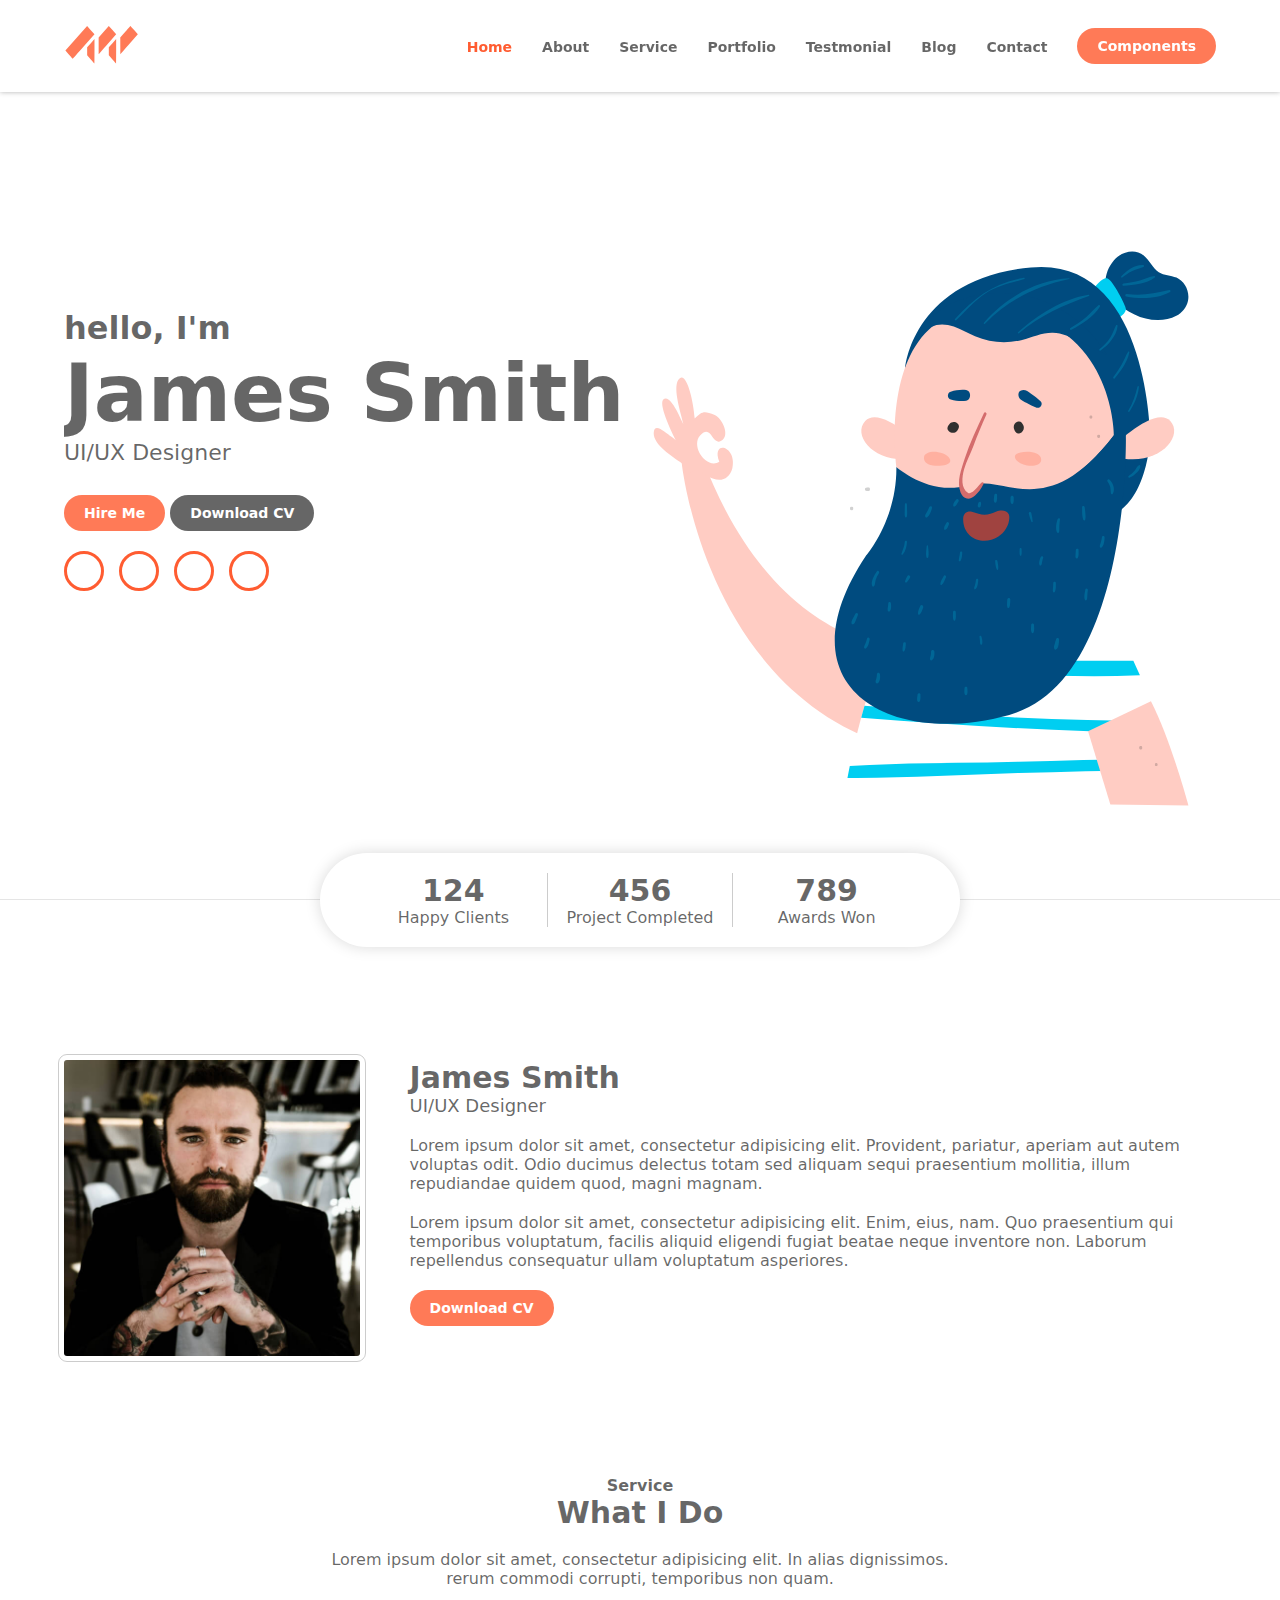
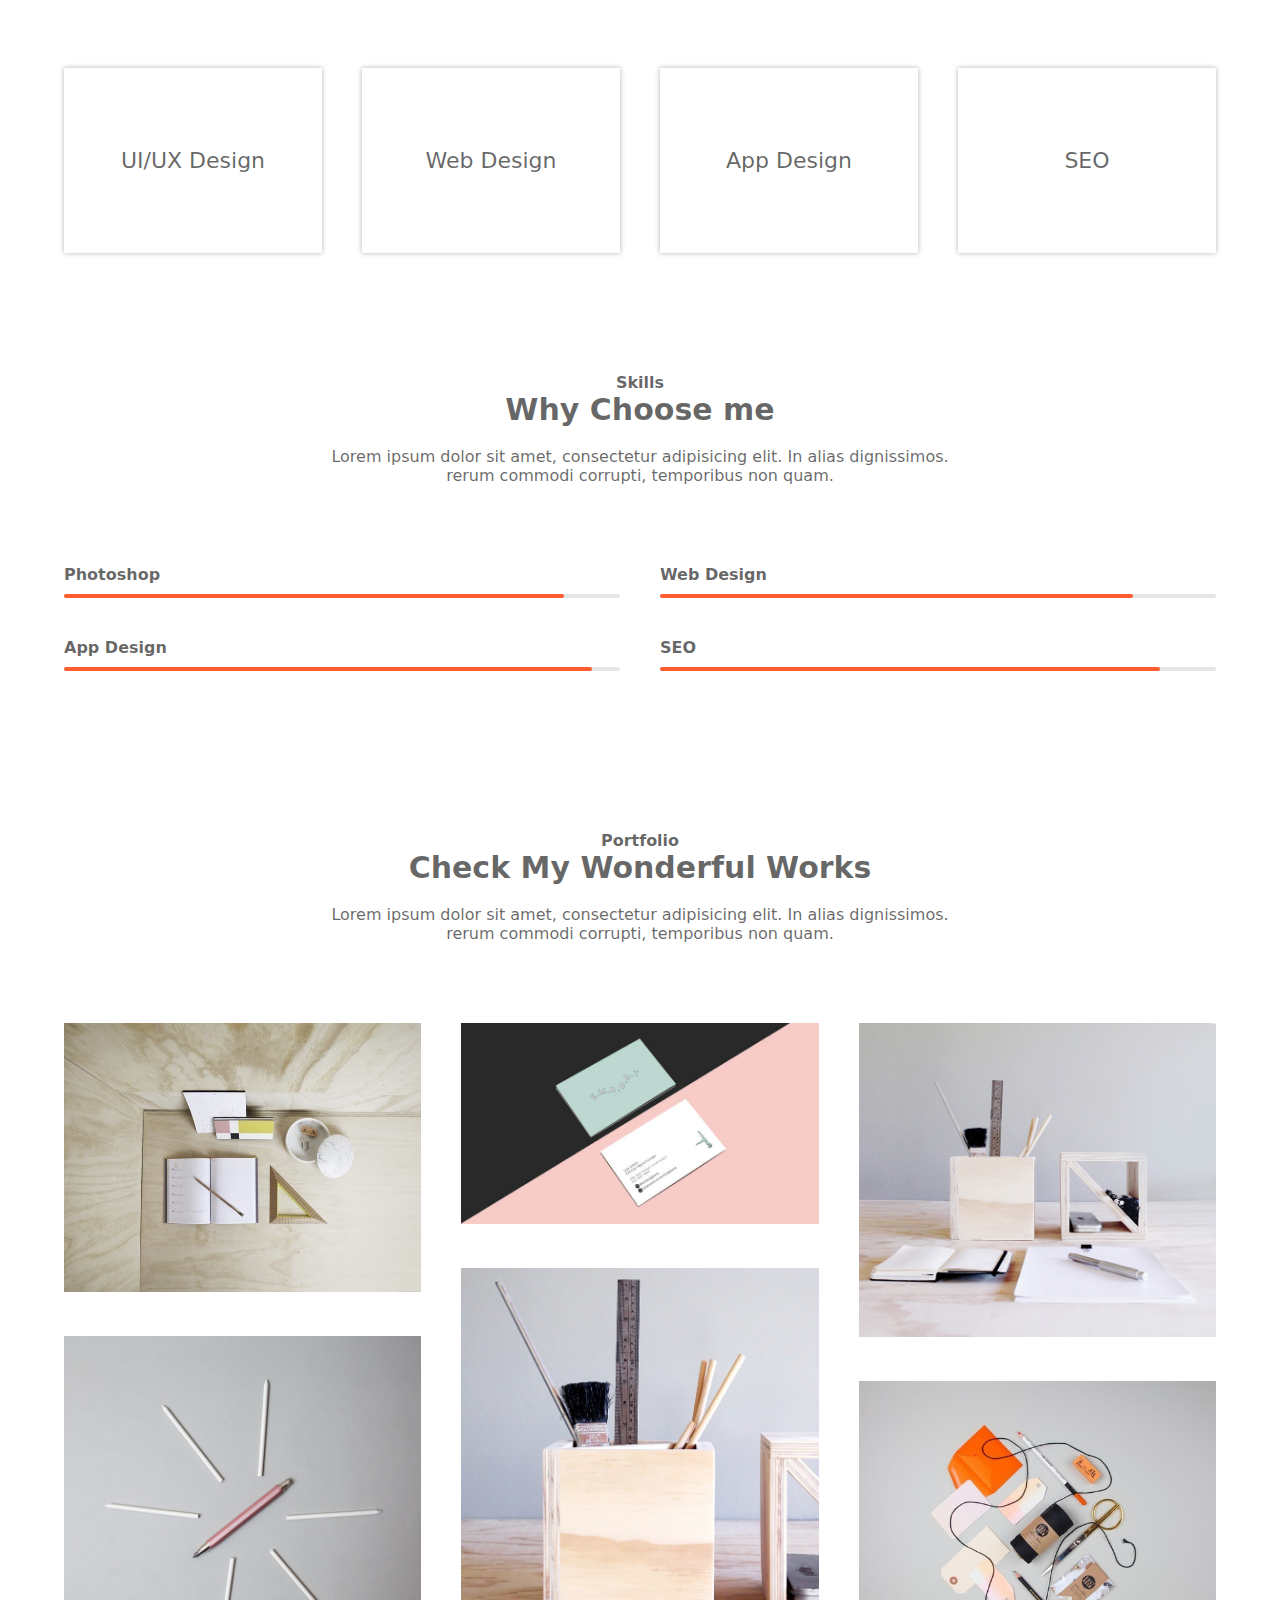
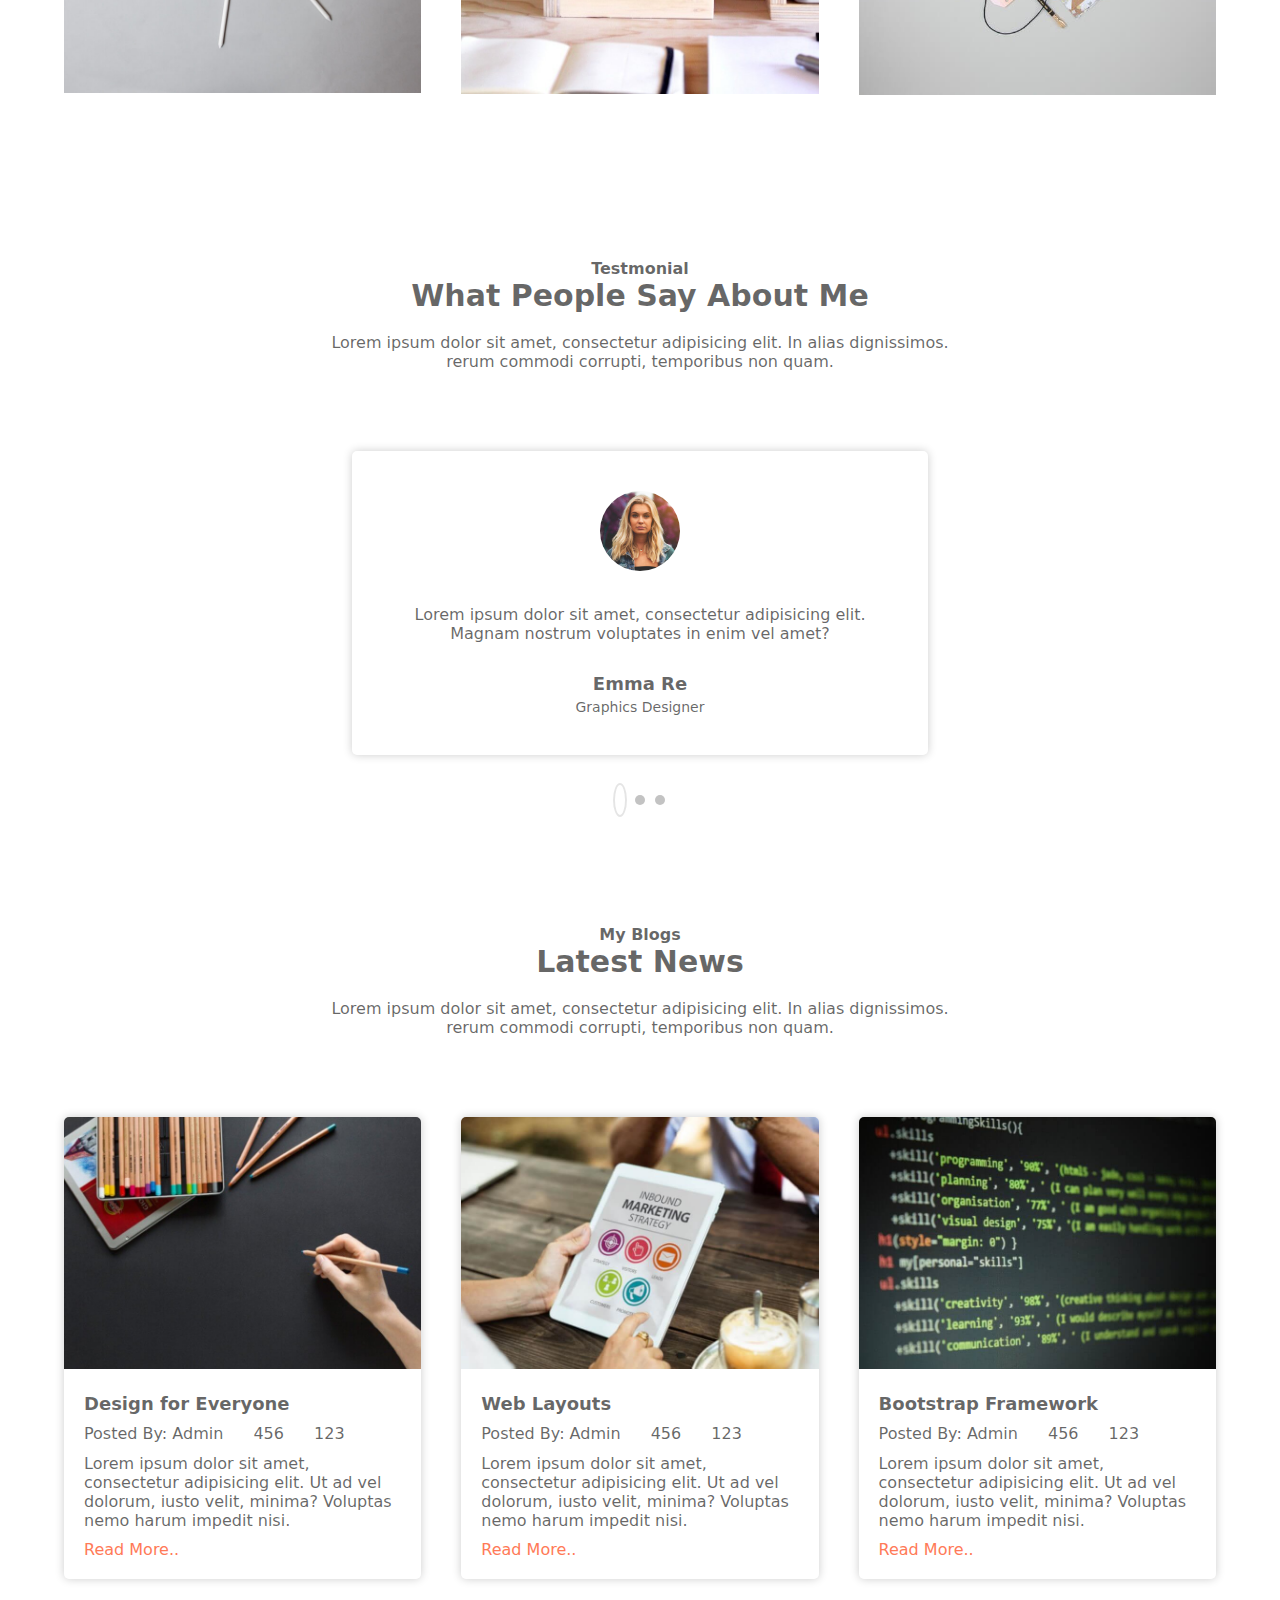
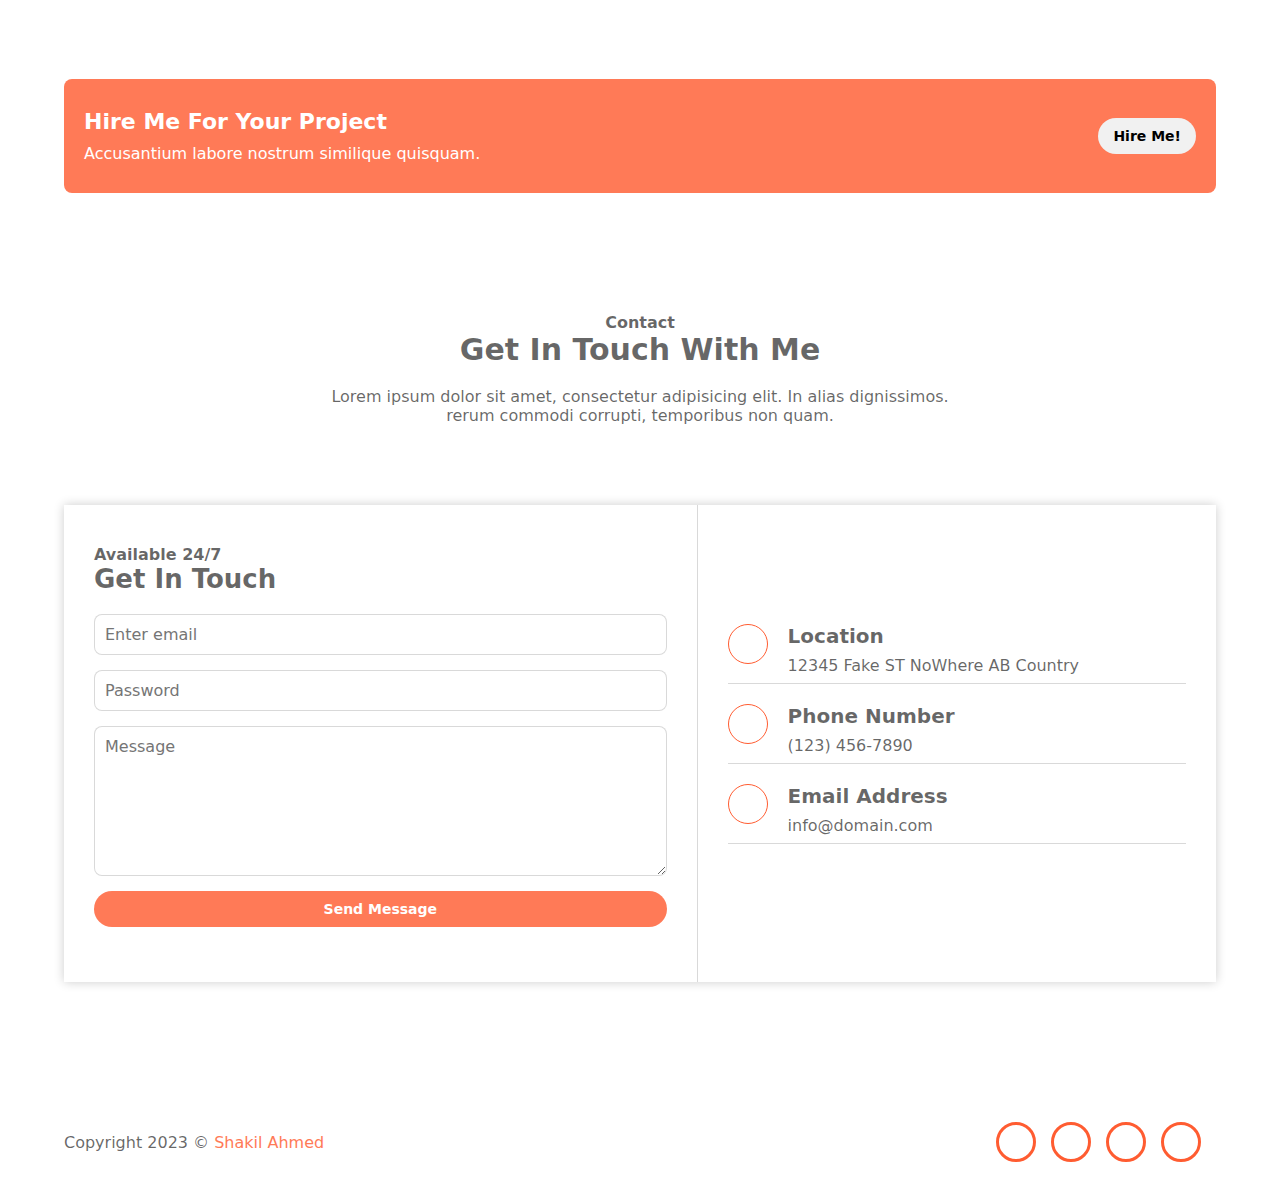
<file: index.html>
<!DOCTYPE html>
<html lang="en">
<head>
    <meta charset="UTF-8">
    <meta http-equiv="X-UA-Compatible" content="IE=edge">
    <meta name="viewport" content="width=device-width, initial-scale=1.0">
    <title>Portfolio Website</title>
    <link rel="stylesheet" href="https://cdnjs.cloudflare.com/ajax/libs/font-awesome/6.4.0/css/all.min.css" integrity="sha512-iecdLmaskl7CVkqkXNQ/ZH/XLlvWZOJyj7Yy7tcenmpD1ypASozpmT/E0iPtmFIB46ZmdtAc9eNBvH0H/ZpiBw==" crossorigin="anonymous" referrerpolicy="no-referrer" />
    <link rel="stylesheet" href="./style.css">
</head>
<body>
    <div class="header">
        <div class="container">
            <nav class="navbar">
                <div class="logo">
                    <img src="./img/logo.svg" alt="">
                </div>
                <input type="checkbox" name="" id="toggle" hidden>
                <label for="toggle" class="toggle_bar">
                    <span></span>
                    <span></span>
                    <span></span>
                </label>
                <ul class="menu">
                    <li><a href="" class="active">Home</a></li>
                    <li><a href="./about.html">About</a></li>
                    <li><a href="./service.html">Service</a></li>
                    <li><a href="./portfolio.html">Portfolio</a></li>
                    <li><a href="./testmonial.html">Testmonial</a></li>
                    <li><a href="./blog.html">Blog</a></li>
                    <li><a href="./contact.html">Contact</a></li>
                    <li><a href="" class="primary_btn">Components</a></li>
                </ul>
            </nav>
        </div>
    </div>
    <div class="hero">
        <div class="container">
            <div class="d_flex hero_block">
                <div class="hero_content">
                    <h2>hello, I'm</h2>
                    <h1>James Smith</h1>
                    <p>UI/UX Designer</p>
                    <a href="" class="primary_btn">Hire Me</a>
                    <a href="" class="secondary_btn">Download CV</a>
                    <div class="social_menu">
                        <a href=""><i class="fa-brands fa-facebook-f"></i></a>
                        <a href=""><i class="fa-brands fa-instagram"></i></a>
                        <a href=""><i class="fa-brands fa-linkedin-in"></i></a>
                        <a href=""><i class="fa-brands fa-twitter"></i></a>
                    </div>
                </div>
                <div class="hero_img">
                    <img src="./img/man.svg" alt="">
                </div>
            </div>
        </div>
    </div>
    <section class="about">
        <div class="container">
            <div class="widget">
                <div class="widget_item">
                    <span>124</span>
                    <p>Happy Clients</p>
                </div>
                <div class="widget_item">
                    <span>456</span>
                    <p>Project Completed</p>
                </div>
                <div class="widget_item">
                    <span>789</span>
                    <p>Awards Won</p>
                </div>
            </div>
            <div class="about_block d_flex">
                <div class="about_img">
                    <img src="./img/avatar.jpg" alt="">
                </div>
                <div class="about_content">
                    <h1>James Smith</h1>
                    <h2>UI/UX Designer</h2>
                    <p>
                        Lorem ipsum dolor sit amet, consectetur adipisicing elit. Provident, pariatur, aperiam aut autem voluptas odit. Odio ducimus delectus totam sed aliquam sequi praesentium mollitia, illum repudiandae quidem quod, magni magnam.
                    </p>
                    <p>
                        Lorem ipsum dolor sit amet, consectetur adipisicing elit. Enim, eius, nam. Quo praesentium qui temporibus voluptatum, facilis aliquid eligendi fugiat beatae neque inventore non. Laborum repellendus consequatur ullam voluptatum asperiores.
                    </p>
                    <a href="" class="primary_btn">Download CV</a>
                </div>
            </div>
        </div>
    </section>
    <section class="service">
        <div class="container">
            <div class="section_headline">
                <h2>Service</h2>
                <h1>What I Do</h1>
                <p>
                    Lorem ipsum dolor sit amet, consectetur adipisicing elit. In alias dignissimos. <br>
                    rerum commodi corrupti, temporibus non quam.
                </p>
            </div>
            <div class="service_block d_flex_block">
                <div class="service_card">
                    <div class="inside">
                        <i class="fa-solid fa-crown"></i>
                        <h1>UI/UX Design</h1>
                    </div>
                </div>
                <div class="service_card">
                    <div class="inside">
                        <i class="fa-solid fa-display"></i>
                        <h1>Web Design</h1>
                    </div>
                </div>
                <div class="service_card">
                    <div class="inside">
                        <i class="fa-solid fa-mobile-screen"></i>
                        <h1>App Design</h1>
                    </div>
                </div>
                <div class="service_card">
                    <div class="inside">
                        <i class="fa-solid fa-chart-simple"></i>
                        <h1>SEO</h1>
                    </div>
                </div>
            </div>
        </div>
    </section>
    <section class="skill">
        <div class="container">
            <div class="section_headline">
                <h2>Skills</h2>
                <h1>Why Choose me</h1>
                <p>
                    Lorem ipsum dolor sit amet, consectetur adipisicing elit. In alias dignissimos. <br>
                    rerum commodi corrupti, temporibus non quam.
                </p>
            </div>
            <div class="skill_block d_flex_block">
                <div class="skill_card">
                    <div class="inside">
                        <h1>Photoshop</h1>
                        <div class="progress_bar">
                            <div class="progress"></div>
                        </div>
                    </div>
                </div>
                <div class="skill_card">
                    <div class="inside">
                        <h1>Web Design</h1>
                        <div class="progress_bar">
                            <div class="progress"></div>
                        </div>
                    </div>
                </div>
                <div class="skill_card">
                    <div class="inside">
                        <h1>App Design</h1>
                        <div class="progress_bar">
                            <div class="progress"></div>
                        </div>
                    </div>
                </div>
                <div class="skill_card">
                    <div class="inside">
                        <h1>SEO</h1>
                        <div class="progress_bar">
                            <div class="progress"></div>
                        </div>
                    </div>
                </div>
            </div>
        </div>
    </section>
    <section class="portfolio">
        <div class="container">
            <div class="section_headline">
                <h2>Portfolio</h2>
                <h1>Check My Wonderful Works</h1>
                <p>
                    Lorem ipsum dolor sit amet, consectetur adipisicing elit. In alias dignissimos. <br>
                    rerum commodi corrupti, temporibus non quam.
                </p>
            </div>
            <div class="portfolio_block d_flex_block">
                <div class="portfolio_card">
                    <div class="inside">
                        <img src="./img/folio-1.jpg" alt="">
                        <div class="portfolio_content">
                            <h1>Project Title</h1>
                            <div class="portfolio_links">
                                <a href=""><i class="fa-brands fa-searchengin"></i></a>
                                <a href=""><i class="fa-solid fa-link"></i></a>
                            </div>
                        </div>
                    </div>
                    <div class="inside">
                        <img src="./img/folio-2.jpg" alt="">
                        <div class="portfolio_content">
                            <h1>Project Title</h1>
                            <div class="portfolio_links">
                                <a href=""><i class="fa-brands fa-searchengin"></i></a>
                                <a href=""><i class="fa-solid fa-link"></i></a>
                            </div>
                        </div>
                    </div>
                </div>
                <div class="portfolio_card">
                    <div class="inside">
                        <img src="./img/folio-3.jpg" alt="">
                        <div class="portfolio_content">
                            <h1>Project Title</h1>
                            <div class="portfolio_links">
                                <a href=""><i class="fa-brands fa-searchengin"></i></a>
                                <a href=""><i class="fa-solid fa-link"></i></a>
                            </div>
                        </div>
                    </div>
                    <div class="inside">
                        <img src="./img/folio-4.jpg" alt="">
                        <div class="portfolio_content">
                            <h1>Project Title</h1>
                            <div class="portfolio_links">
                                <a href=""><i class="fa-brands fa-searchengin"></i></a>
                                <a href=""><i class="fa-solid fa-link"></i></a>
                            </div>
                        </div>
                    </div>
                </div>
                <div class="portfolio_card">
                    <div class="inside">
                        <img src="./img/folio-5.jpg" alt="">
                        <div class="portfolio_content">
                            <h1>Project Title</h1>
                            <div class="portfolio_links">
                                <a href=""><i class="fa-brands fa-searchengin"></i></a>
                                <a href=""><i class="fa-solid fa-link"></i></a>
                            </div>
                        </div>
                    </div>
                    <div class="inside">
                        <img src="./img/folio-6.jpg" alt="">
                        <div class="portfolio_content">
                            <h1>Project Title</h1>
                            <div class="portfolio_links">
                                <a href=""><i class="fa-brands fa-searchengin"></i></a>
                                <a href=""><i class="fa-solid fa-link"></i></a>
                            </div>
                        </div>
                    </div>
                </div>
            </div>
        </div>
    </section>
    <section class="testmonial">
        <div class="container">
            <div class="section_headline">
                <h2>Testmonial</h2>
                <h1>What People Say About Me</h1>
                <p>
                    Lorem ipsum dolor sit amet, consectetur adipisicing elit. In alias dignissimos. <br>
                    rerum commodi corrupti, temporibus non quam.
                </p>
            </div>
            <div class="testmonial_block">
                <div class="testmonial_card">
                    <img src="./img/avatar-1.jpg" alt="">
                    <p>
                        Lorem ipsum dolor sit amet, consectetur adipisicing elit. Magnam nostrum voluptates in enim vel amet?
                    </p>
                    <h1>Emma Re</h1>
                    <h2>Graphics Designer</h2>
                </div>
                <div class="sliders">
                    <span></span>
                    <span></span>
                    <span></span>
                </div>
            </div>
        </div>
    </section>
    <section class="blog">
        <div class="container">
            <div class="section_headline">
                <h2>My Blogs</h2>
                <h1>Latest News</h1>
                <p>
                    Lorem ipsum dolor sit amet, consectetur adipisicing elit. In alias dignissimos. <br>
                    rerum commodi corrupti, temporibus non quam.
                </p>
            </div>
            <div class="blog_block d_flex_block">
                <div class="blog_card">
                    <div class="inside">
                        <img src="./img/blog-1.jpg" alt="">
                        <div class="blog_content">
                            <h1>Design for Everyone</h1>
                            <div class="updates">
                                <a href="">Posted By: Admin</a>
                                <a href="">
                                    <i class="fa-regular fa-thumbs-up"></i> <span>456</span>
                                </a>
                                <a href="">
                                    <i class="fa-regular fa-comment"></i>
                                    <span>123</span>
                                </a>
                            </div>
                            <p>Lorem ipsum dolor sit amet, consectetur adipisicing elit. Ut ad vel dolorum, iusto velit, minima? Voluptas nemo harum impedit nisi.</p>
                            <a href="">Read More..</a>
                        </div>
                    </div>
                </div>
                <div class="blog_card">
                    <div class="inside">
                        <img src="./img/blog-2.jpg" alt="">
                        <div class="blog_content">
                            <h1>Web Layouts</h1>
                            <div class="updates">
                                <a href="">Posted By: Admin</a>
                                <a href="">
                                    <i class="fa-regular fa-thumbs-up"></i> <span>456</span>
                                </a>
                                <a href="">
                                    <i class="fa-regular fa-comment"></i>
                                    <span>123</span>
                                </a>
                            </div>
                            <p>Lorem ipsum dolor sit amet, consectetur adipisicing elit. Ut ad vel dolorum, iusto velit, minima? Voluptas nemo harum impedit nisi.</p>
                            <a href="">Read More..</a>
                        </div>
                    </div>
                </div>
                <div class="blog_card">
                    <div class="inside">
                        <img src="./img/blog-3.jpg" alt="">
                        <div class="blog_content">
                            <h1>Bootstrap Framework</h1>
                            <div class="updates">
                                <a href="">Posted By: Admin</a>
                                <a href="">
                                    <i class="fa-regular fa-thumbs-up"></i> <span>456</span>
                                </a>
                                <a href="">
                                    <i class="fa-regular fa-comment"></i>
                                    <span>123</span>
                                </a>
                            </div>
                            <p>Lorem ipsum dolor sit amet, consectetur adipisicing elit. Ut ad vel dolorum, iusto velit, minima? Voluptas nemo harum impedit nisi.</p>
                            <a href="">Read More..</a>
                        </div>
                    </div>
                </div>
            </div>
            <div class="hire_me">
                <div class="left_side">
                    <h1>Hire Me For Your Project</h1>
                    <p>Accusantium labore nostrum similique quisquam.</p>
                </div>
                <a href="" class="btn">Hire Me!</a>
            </div>
        </div>
    </section>
    <section class="contact">
        <div class="container">
            <div class="section_headline">
                <h2>Contact</h2>
                <h1>Get In Touch With Me</h1>
                <p>
                    Lorem ipsum dolor sit amet, consectetur adipisicing elit. In alias dignissimos. <br>
                    rerum commodi corrupti, temporibus non quam.
                </p>
            </div>
            <div class="contact_block d_flex">
                <form action="" class="contact_form">
                    <h2>Available 24/7</h2>
                    <h1>Get In Touch</h1>
                    <input type="email" placeholder="Enter email">
                    <input type="password" placeholder="Password">
                    <textarea placeholder="Message"></textarea>
                    <input type="submit" value="Send Message">
                </form>
                <div class="address">
                    <div class="address_items">
                        <i class="fa-solid fa-location-dot"></i>
                        <div class="content">
                            <h1>Location</h1>
                            <p>12345 Fake ST NoWhere AB Country</p>
                        </div>
                    </div>
                    <div class="address_items">
                        <i class="fa-solid fa-mobile-screen-button"></i>
                        <div class="content">
                            <h1>Phone Number</h1>
                            <p>(123) 456-7890</p>
                        </div>
                    </div>
                    <div class="address_items">
                        <i class="fa-regular fa-envelope"></i>
                        <div class="content">
                            <h1>Email Address</h1>
                            <p>info@domain.com</p>
                        </div>
                    </div>
                </div>
            </div>
        </div>
    </section>
    <section class="copyright">
        <div class="container">
            <div class="inside">
                <p>Copyright 2023 &copy; <span>Shakil Ahmed</span></p>
                <div class="social_menu">
                    <a href=""><i class="fa-brands fa-facebook-f"></i></a>
                    <a href=""><i class="fa-brands fa-instagram"></i></a>
                    <a href=""><i class="fa-brands fa-linkedin-in"></i></a>
                    <a href=""><i class="fa-brands fa-twitter"></i></a>
                </div>
            </div>
        </div>
    </section>
</body>
</html>
</file>
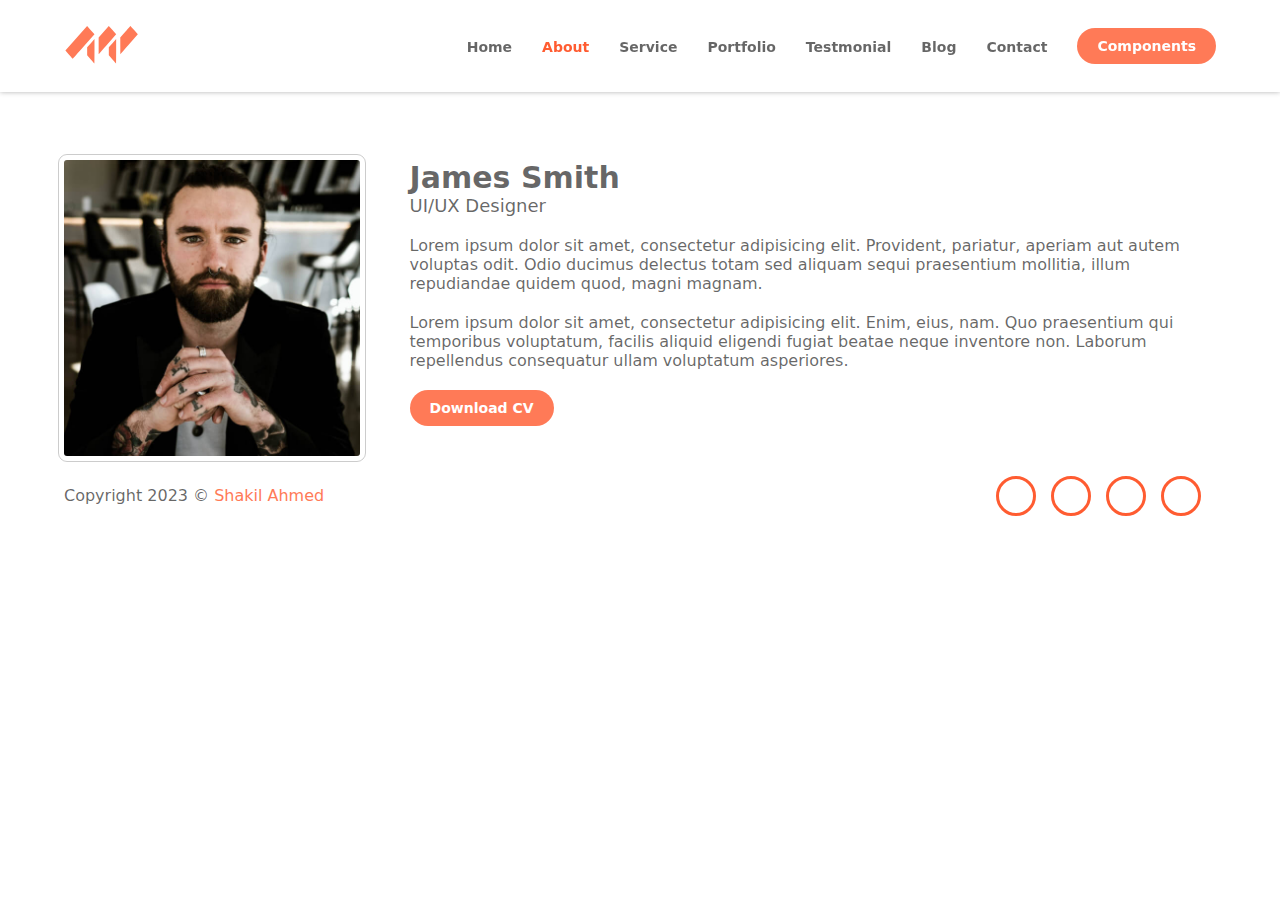
<file: about.html>
<!DOCTYPE html>
<html lang="en">
<head>
    <meta charset="UTF-8">
    <meta http-equiv="X-UA-Compatible" content="IE=edge">
    <meta name="viewport" content="width=device-width, initial-scale=1.0">
    <title>Portfolio Website</title>
    <link rel="stylesheet" href="https://cdnjs.cloudflare.com/ajax/libs/font-awesome/6.4.0/css/all.min.css" integrity="sha512-iecdLmaskl7CVkqkXNQ/ZH/XLlvWZOJyj7Yy7tcenmpD1ypASozpmT/E0iPtmFIB46ZmdtAc9eNBvH0H/ZpiBw==" crossorigin="anonymous" referrerpolicy="no-referrer" />
    <link rel="stylesheet" href="./style.css">
</head>
<body>
    <div class="header">
        <div class="container">
            <nav class="navbar">
                <div class="logo">
                    <img src="./img/logo.svg" alt="">
                </div>
                <input type="checkbox" name="" id="toggle" hidden>
                <label for="toggle" class="toggle_bar">
                    <span></span>
                    <span></span>
                    <span></span>
                </label>
                <ul class="menu">
                    <li><a href="./index.html">Home</a></li>
                    <li><a href="" class="active">About</a></li>
                    <li><a href="./service.html">Service</a></li>
                    <li><a href="./portfolio.html">Portfolio</a></li>
                    <li><a href="./testmonial.html">Testmonial</a></li>
                    <li><a href="./blog.html">Blog</a></li>
                    <li><a href="./contact.html">Contact</a></li>
                    <li><a href="" class="primary_btn">Components</a></li>
                </ul>
            </nav>
        </div>
    </div>
    <section class="about">
        <div class="container">
            <div class="about_block d_flex">
                <div class="about_img">
                    <img src="./img/avatar.jpg" alt="">
                </div>
                <div class="about_content">
                    <h1>James Smith</h1>
                    <h2>UI/UX Designer</h2>
                    <p>
                        Lorem ipsum dolor sit amet, consectetur adipisicing elit. Provident, pariatur, aperiam aut autem voluptas odit. Odio ducimus delectus totam sed aliquam sequi praesentium mollitia, illum repudiandae quidem quod, magni magnam.
                    </p>
                    <p>
                        Lorem ipsum dolor sit amet, consectetur adipisicing elit. Enim, eius, nam. Quo praesentium qui temporibus voluptatum, facilis aliquid eligendi fugiat beatae neque inventore non. Laborum repellendus consequatur ullam voluptatum asperiores.
                    </p>
                    <a href="" class="primary_btn">Download CV</a>
                </div>
            </div>
        </div>
    </section>
    <section class="copyright">
        <div class="container">
            <div class="inside">
                <p>Copyright 2023 &copy; <span>Shakil Ahmed</span></p>
                <div class="social_menu">
                    <a href=""><i class="fa-brands fa-facebook-f"></i></a>
                    <a href=""><i class="fa-brands fa-instagram"></i></a>
                    <a href=""><i class="fa-brands fa-linkedin-in"></i></a>
                    <a href=""><i class="fa-brands fa-twitter"></i></a>
                </div>
            </div>
        </div>
    </section>
</body>
</html>
</file>
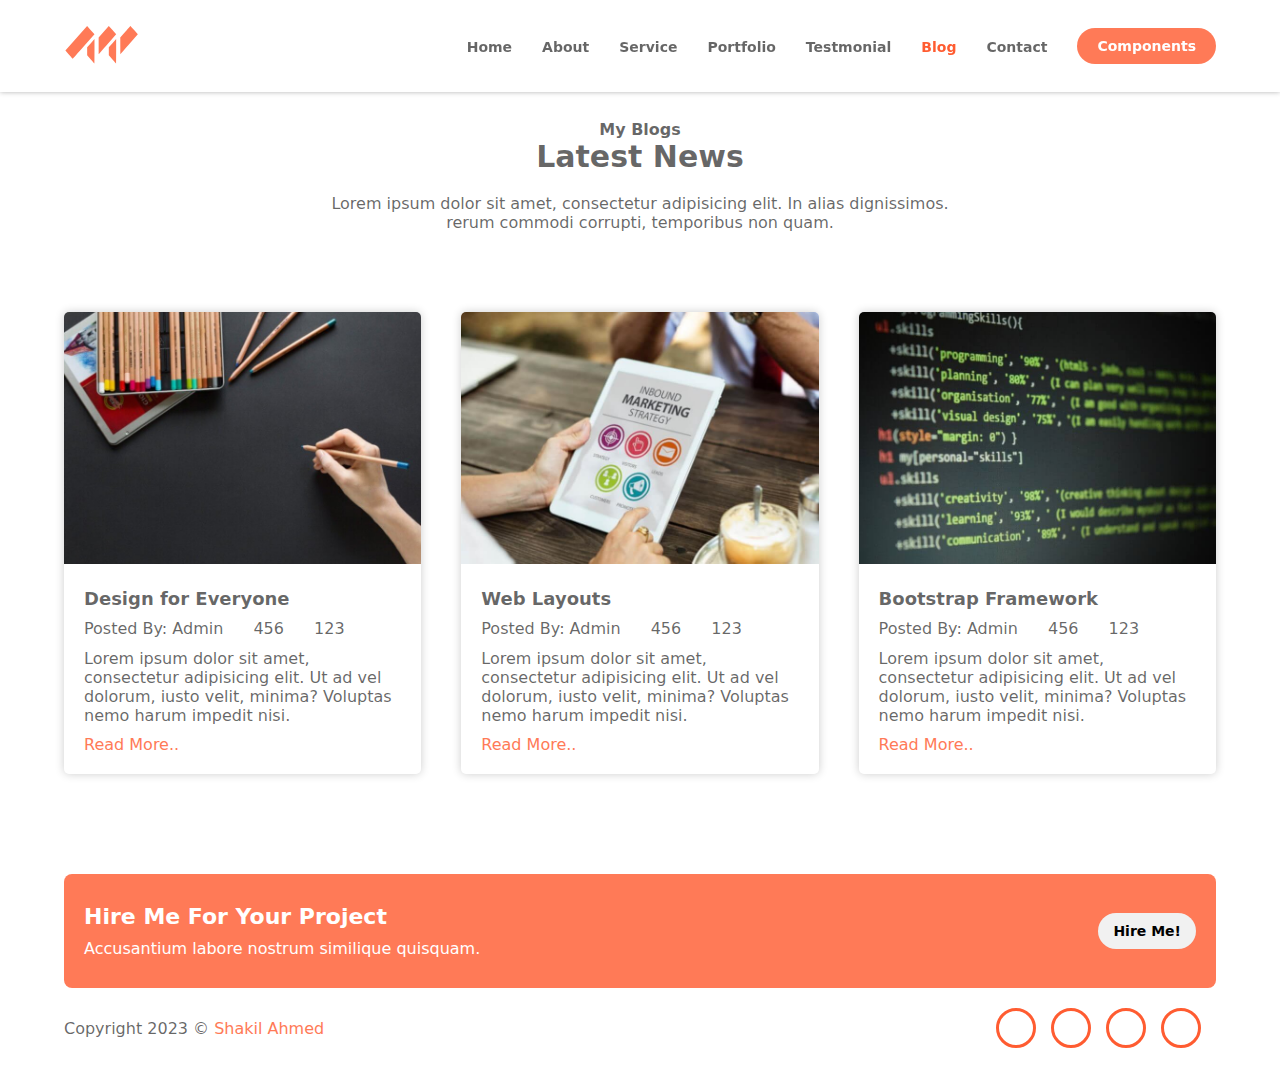
<file: blog.html>
<!DOCTYPE html>
<html lang="en">
<head>
    <meta charset="UTF-8">
    <meta http-equiv="X-UA-Compatible" content="IE=edge">
    <meta name="viewport" content="width=device-width, initial-scale=1.0">
    <title>Portfolio Website</title>
    <link rel="stylesheet" href="https://cdnjs.cloudflare.com/ajax/libs/font-awesome/6.4.0/css/all.min.css" integrity="sha512-iecdLmaskl7CVkqkXNQ/ZH/XLlvWZOJyj7Yy7tcenmpD1ypASozpmT/E0iPtmFIB46ZmdtAc9eNBvH0H/ZpiBw==" crossorigin="anonymous" referrerpolicy="no-referrer" />
    <link rel="stylesheet" href="./style.css">
</head>
<body>
    <div class="header">
        <div class="container">
            <nav class="navbar">
                <div class="logo">
                    <img src="./img/logo.svg" alt="">
                </div>
                <input type="checkbox" name="" id="toggle" hidden>
                <label for="toggle" class="toggle_bar">
                    <span></span>
                    <span></span>
                    <span></span>
                </label>
                <ul class="menu">
                    <li><a href="./index.html">Home</a></li>
                    <li><a href="./about.html">About</a></li>
                    <li><a href="./service.html">Service</a></li>
                    <li><a href="./portfolio.html">Portfolio</a></li>
                    <li><a href="./testmonial.html">Testmonial</a></li>
                    <li><a href="" class="active">Blog</a></li>
                    <li><a href="./contact.html">Contact</a></li>
                    <li><a href="" class="primary_btn">Components</a></li>
                </ul>
            </nav>
        </div>
    </div>
    <section class="blog">
        <div class="container">
            <div class="section_headline">
                <h2>My Blogs</h2>
                <h1>Latest News</h1>
                <p>
                    Lorem ipsum dolor sit amet, consectetur adipisicing elit. In alias dignissimos. <br>
                    rerum commodi corrupti, temporibus non quam.
                </p>
            </div>
            <div class="blog_block d_flex_block">
                <div class="blog_card">
                    <div class="inside">
                        <img src="./img/blog-1.jpg" alt="">
                        <div class="blog_content">
                            <h1>Design for Everyone</h1>
                            <div class="updates">
                                <a href="">Posted By: Admin</a>
                                <a href="">
                                    <i class="fa-regular fa-thumbs-up"></i> <span>456</span>
                                </a>
                                <a href="">
                                    <i class="fa-regular fa-comment"></i>
                                    <span>123</span>
                                </a>
                            </div>
                            <p>Lorem ipsum dolor sit amet, consectetur adipisicing elit. Ut ad vel dolorum, iusto velit, minima? Voluptas nemo harum impedit nisi.</p>
                            <a href="">Read More..</a>
                        </div>
                    </div>
                </div>
                <div class="blog_card">
                    <div class="inside">
                        <img src="./img/blog-2.jpg" alt="">
                        <div class="blog_content">
                            <h1>Web Layouts</h1>
                            <div class="updates">
                                <a href="">Posted By: Admin</a>
                                <a href="">
                                    <i class="fa-regular fa-thumbs-up"></i> <span>456</span>
                                </a>
                                <a href="">
                                    <i class="fa-regular fa-comment"></i>
                                    <span>123</span>
                                </a>
                            </div>
                            <p>Lorem ipsum dolor sit amet, consectetur adipisicing elit. Ut ad vel dolorum, iusto velit, minima? Voluptas nemo harum impedit nisi.</p>
                            <a href="">Read More..</a>
                        </div>
                    </div>
                </div>
                <div class="blog_card">
                    <div class="inside">
                        <img src="./img/blog-3.jpg" alt="">
                        <div class="blog_content">
                            <h1>Bootstrap Framework</h1>
                            <div class="updates">
                                <a href="">Posted By: Admin</a>
                                <a href="">
                                    <i class="fa-regular fa-thumbs-up"></i> <span>456</span>
                                </a>
                                <a href="">
                                    <i class="fa-regular fa-comment"></i>
                                    <span>123</span>
                                </a>
                            </div>
                            <p>Lorem ipsum dolor sit amet, consectetur adipisicing elit. Ut ad vel dolorum, iusto velit, minima? Voluptas nemo harum impedit nisi.</p>
                            <a href="">Read More..</a>
                        </div>
                    </div>
                </div>
            </div>
            <div class="hire_me">
                <div class="left_side">
                    <h1>Hire Me For Your Project</h1>
                    <p>Accusantium labore nostrum similique quisquam.</p>
                </div>
                <a href="" class="btn">Hire Me!</a>
            </div>
        </div>
    </section>
    <section class="copyright">
        <div class="container">
            <div class="inside">
                <p>Copyright 2023 &copy; <span>Shakil Ahmed</span></p>
                <div class="social_menu">
                    <a href=""><i class="fa-brands fa-facebook-f"></i></a>
                    <a href=""><i class="fa-brands fa-instagram"></i></a>
                    <a href=""><i class="fa-brands fa-linkedin-in"></i></a>
                    <a href=""><i class="fa-brands fa-twitter"></i></a>
                </div>
            </div>
        </div>
    </section>
</body>
</html>
</file>
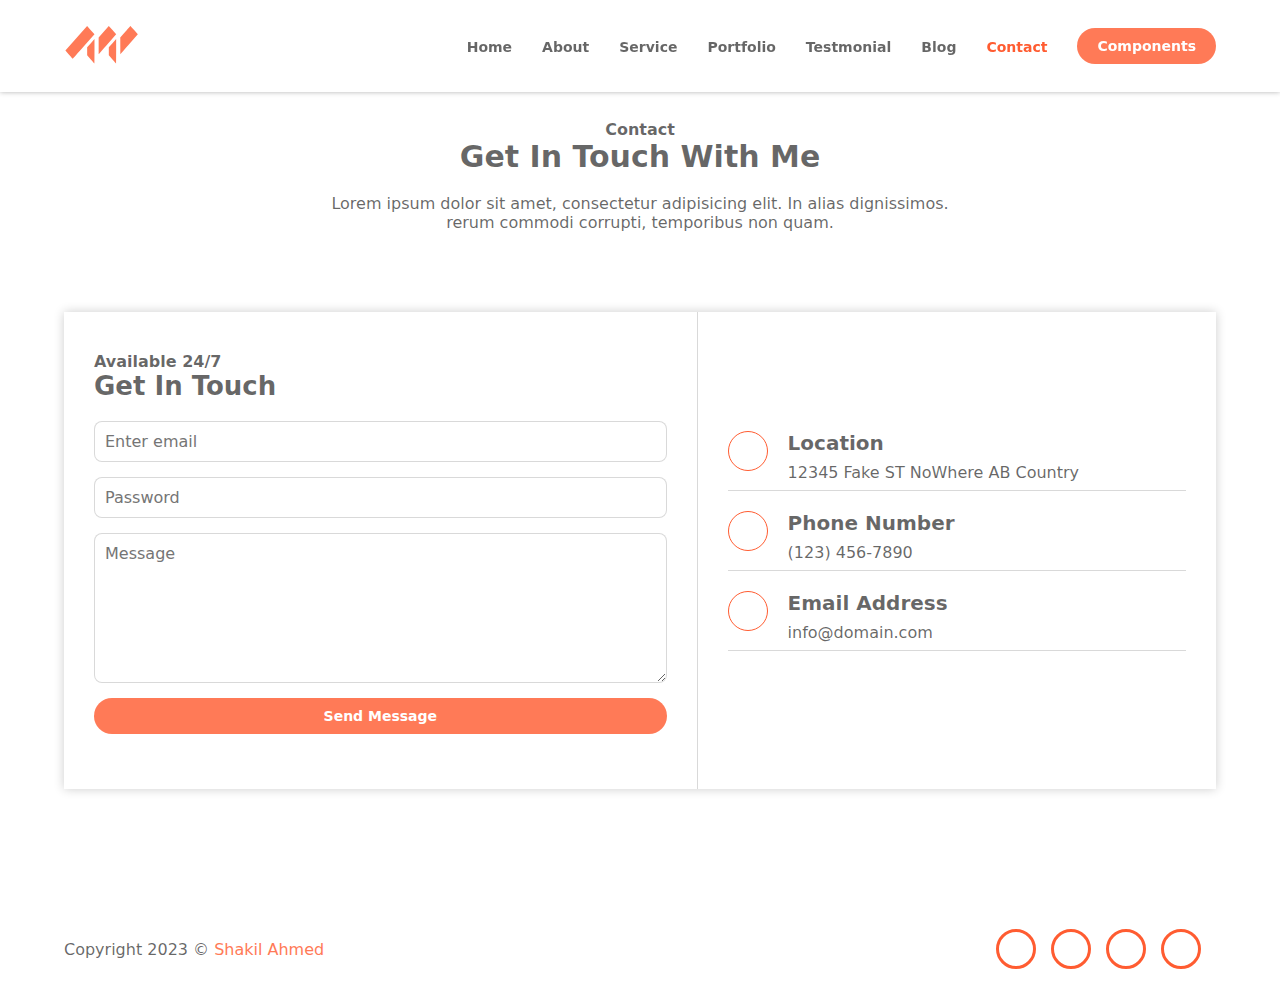
<file: contact.html>
<!DOCTYPE html>
<html lang="en">
<head>
    <meta charset="UTF-8">
    <meta http-equiv="X-UA-Compatible" content="IE=edge">
    <meta name="viewport" content="width=device-width, initial-scale=1.0">
    <title>Portfolio Website</title>
    <link rel="stylesheet" href="https://cdnjs.cloudflare.com/ajax/libs/font-awesome/6.4.0/css/all.min.css" integrity="sha512-iecdLmaskl7CVkqkXNQ/ZH/XLlvWZOJyj7Yy7tcenmpD1ypASozpmT/E0iPtmFIB46ZmdtAc9eNBvH0H/ZpiBw==" crossorigin="anonymous" referrerpolicy="no-referrer" />
    <link rel="stylesheet" href="./style.css">
</head>
<body>
    <div class="header">
        <div class="container">
            <nav class="navbar">
                <div class="logo">
                    <img src="./img/logo.svg" alt="">
                </div>
                <input type="checkbox" name="" id="toggle" hidden>
                <label for="toggle" class="toggle_bar">
                    <span></span>
                    <span></span>
                    <span></span>
                </label>
                <ul class="menu">
                    <li><a href="./index.html">Home</a></li>
                    <li><a href="./about.html">About</a></li>
                    <li><a href="./service.html">Service</a></li>
                    <li><a href="./portfolio.html">Portfolio</a></li>
                    <li><a href="./testmonial.html">Testmonial</a></li>
                    <li><a href="./blog.html">Blog</a></li>
                    <li><a href="" class="active">Contact</a></li>
                    <li><a href="" class="primary_btn">Components</a></li>
                </ul>
            </nav>
        </div>
    </div>
    <section class="contact">
        <div class="container">
            <div class="section_headline">
                <h2>Contact</h2>
                <h1>Get In Touch With Me</h1>
                <p>
                    Lorem ipsum dolor sit amet, consectetur adipisicing elit. In alias dignissimos. <br>
                    rerum commodi corrupti, temporibus non quam.
                </p>
            </div>
            <div class="contact_block d_flex">
                <form action="" class="contact_form">
                    <h2>Available 24/7</h2>
                    <h1>Get In Touch</h1>
                    <input type="email" placeholder="Enter email">
                    <input type="password" placeholder="Password">
                    <textarea placeholder="Message"></textarea>
                    <input type="submit" value="Send Message">
                </form>
                <div class="address">
                    <div class="address_items">
                        <i class="fa-solid fa-location-dot"></i>
                        <div class="content">
                            <h1>Location</h1>
                            <p>12345 Fake ST NoWhere AB Country</p>
                        </div>
                    </div>
                    <div class="address_items">
                        <i class="fa-solid fa-mobile-screen-button"></i>
                        <div class="content">
                            <h1>Phone Number</h1>
                            <p>(123) 456-7890</p>
                        </div>
                    </div>
                    <div class="address_items">
                        <i class="fa-regular fa-envelope"></i>
                        <div class="content">
                            <h1>Email Address</h1>
                            <p>info@domain.com</p>
                        </div>
                    </div>
                </div>
            </div>
        </div>
    </section>
    <section class="copyright">
        <div class="container">
            <div class="inside">
                <p>Copyright 2023 &copy; <span>Shakil Ahmed</span></p>
                <div class="social_menu">
                    <a href=""><i class="fa-brands fa-facebook-f"></i></a>
                    <a href=""><i class="fa-brands fa-instagram"></i></a>
                    <a href=""><i class="fa-brands fa-linkedin-in"></i></a>
                    <a href=""><i class="fa-brands fa-twitter"></i></a>
                </div>
            </div>
        </div>
    </section>
</body>
</html>
</file>
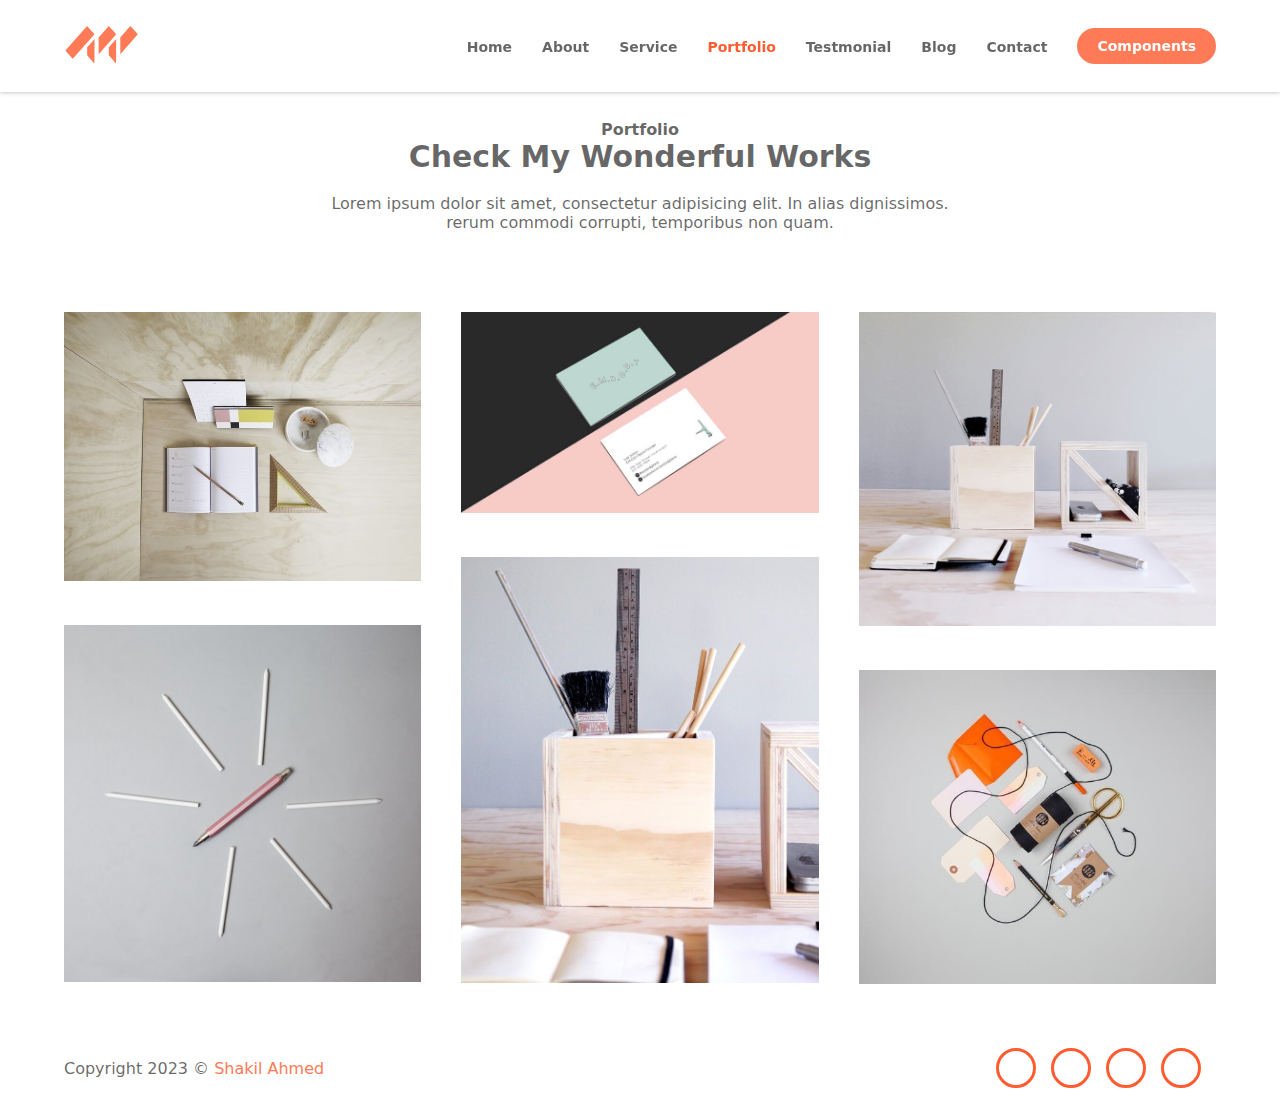
<file: portfolio.html>
<!DOCTYPE html>
<html lang="en">
<head>
    <meta charset="UTF-8">
    <meta http-equiv="X-UA-Compatible" content="IE=edge">
    <meta name="viewport" content="width=device-width, initial-scale=1.0">
    <title>Portfolio Website</title>
    <link rel="stylesheet" href="https://cdnjs.cloudflare.com/ajax/libs/font-awesome/6.4.0/css/all.min.css" integrity="sha512-iecdLmaskl7CVkqkXNQ/ZH/XLlvWZOJyj7Yy7tcenmpD1ypASozpmT/E0iPtmFIB46ZmdtAc9eNBvH0H/ZpiBw==" crossorigin="anonymous" referrerpolicy="no-referrer" />
    <link rel="stylesheet" href="./style.css">
</head>
<body>
    <div class="header">
        <div class="container">
            <nav class="navbar">
                <div class="logo">
                    <img src="./img/logo.svg" alt="">
                </div>
                <input type="checkbox" name="" id="toggle" hidden>
                <label for="toggle" class="toggle_bar">
                    <span></span>
                    <span></span>
                    <span></span>
                </label>
                <ul class="menu">
                    <li><a href="./index.html">Home</a></li>
                    <li><a href="./about.html">About</a></li>
                    <li><a href="./service.html">Service</a></li>
                    <li><a href="" class="active">Portfolio</a></li>
                    <li><a href="./testmonial.html">Testmonial</a></li>
                    <li><a href="./blog.html">Blog</a></li>
                    <li><a href="./contact.html">Contact</a></li>
                    <li><a href="" class="primary_btn">Components</a></li>
                </ul>
            </nav>
        </div>
    </div>
    <section class="portfolio">
        <div class="container">
            <div class="section_headline">
                <h2>Portfolio</h2>
                <h1>Check My Wonderful Works</h1>
                <p>
                    Lorem ipsum dolor sit amet, consectetur adipisicing elit. In alias dignissimos. <br>
                    rerum commodi corrupti, temporibus non quam.
                </p>
            </div>
            <div class="portfolio_block d_flex_block">
                <div class="portfolio_card">
                    <div class="inside">
                        <img src="./img/folio-1.jpg" alt="">
                        <div class="portfolio_content">
                            <h1>Project Title</h1>
                            <div class="portfolio_links">
                                <a href=""><i class="fa-brands fa-searchengin"></i></a>
                                <a href=""><i class="fa-solid fa-link"></i></a>
                            </div>
                        </div>
                    </div>
                    <div class="inside">
                        <img src="./img/folio-2.jpg" alt="">
                        <div class="portfolio_content">
                            <h1>Project Title</h1>
                            <div class="portfolio_links">
                                <a href=""><i class="fa-brands fa-searchengin"></i></a>
                                <a href=""><i class="fa-solid fa-link"></i></a>
                            </div>
                        </div>
                    </div>
                </div>
                <div class="portfolio_card">
                    <div class="inside">
                        <img src="./img/folio-3.jpg" alt="">
                        <div class="portfolio_content">
                            <h1>Project Title</h1>
                            <div class="portfolio_links">
                                <a href=""><i class="fa-brands fa-searchengin"></i></a>
                                <a href=""><i class="fa-solid fa-link"></i></a>
                            </div>
                        </div>
                    </div>
                    <div class="inside">
                        <img src="./img/folio-4.jpg" alt="">
                        <div class="portfolio_content">
                            <h1>Project Title</h1>
                            <div class="portfolio_links">
                                <a href=""><i class="fa-brands fa-searchengin"></i></a>
                                <a href=""><i class="fa-solid fa-link"></i></a>
                            </div>
                        </div>
                    </div>
                </div>
                <div class="portfolio_card">
                    <div class="inside">
                        <img src="./img/folio-5.jpg" alt="">
                        <div class="portfolio_content">
                            <h1>Project Title</h1>
                            <div class="portfolio_links">
                                <a href=""><i class="fa-brands fa-searchengin"></i></a>
                                <a href=""><i class="fa-solid fa-link"></i></a>
                            </div>
                        </div>
                    </div>
                    <div class="inside">
                        <img src="./img/folio-6.jpg" alt="">
                        <div class="portfolio_content">
                            <h1>Project Title</h1>
                            <div class="portfolio_links">
                                <a href=""><i class="fa-brands fa-searchengin"></i></a>
                                <a href=""><i class="fa-solid fa-link"></i></a>
                            </div>
                        </div>
                    </div>
                </div>
            </div>
        </div>
    </section>
    <section class="copyright">
        <div class="container">
            <div class="inside">
                <p>Copyright 2023 &copy; <span>Shakil Ahmed</span></p>
                <div class="social_menu">
                    <a href=""><i class="fa-brands fa-facebook-f"></i></a>
                    <a href=""><i class="fa-brands fa-instagram"></i></a>
                    <a href=""><i class="fa-brands fa-linkedin-in"></i></a>
                    <a href=""><i class="fa-brands fa-twitter"></i></a>
                </div>
            </div>
        </div>
    </section>
</body>
</html>
</file>
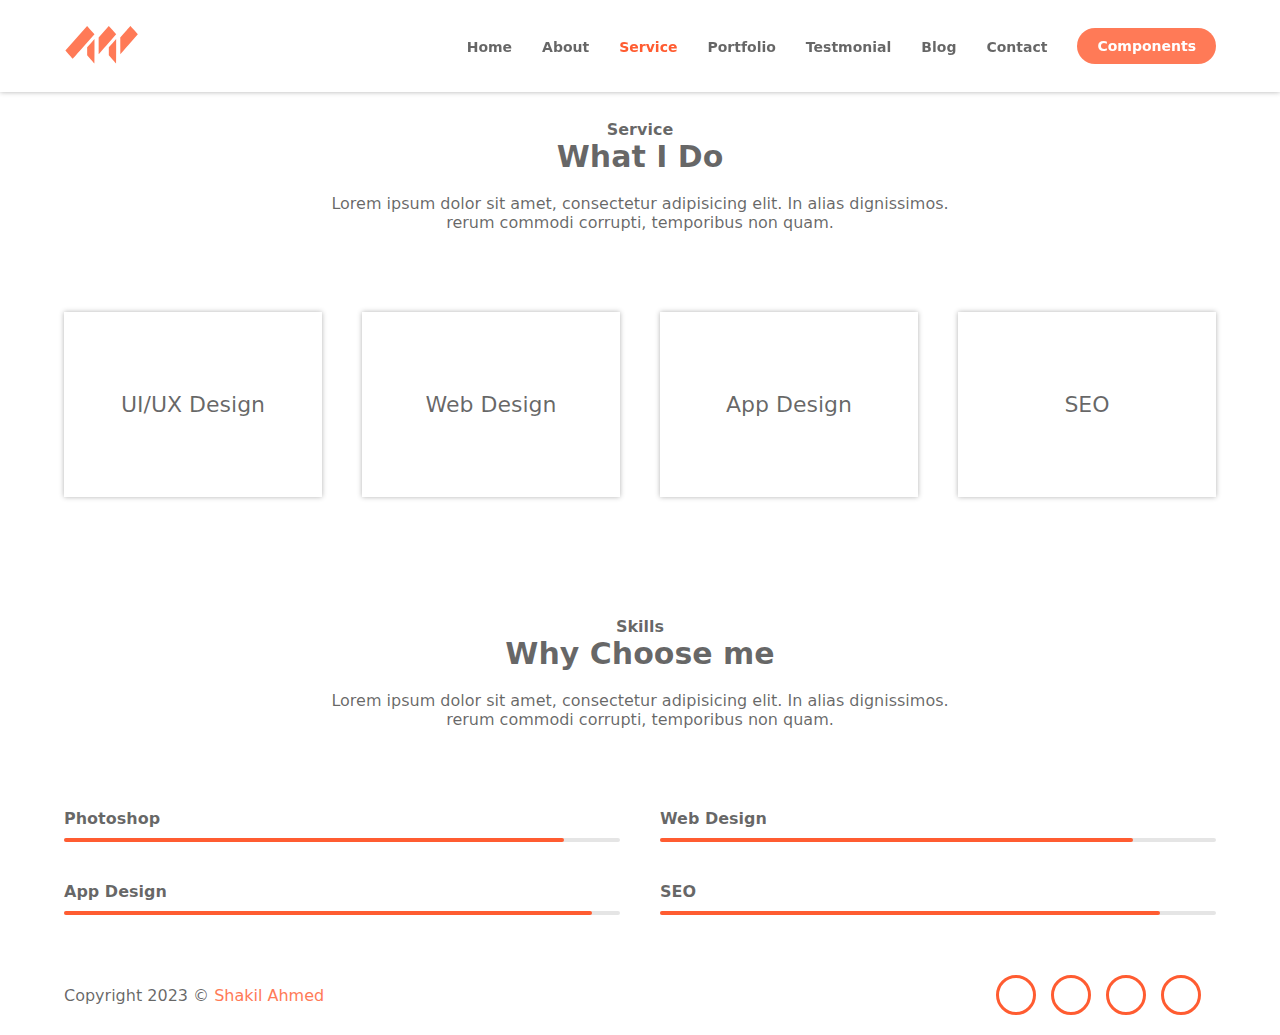
<file: service.html>
<!DOCTYPE html>
<html lang="en">
<head>
    <meta charset="UTF-8">
    <meta http-equiv="X-UA-Compatible" content="IE=edge">
    <meta name="viewport" content="width=device-width, initial-scale=1.0">
    <title>Portfolio Website</title>
    <link rel="stylesheet" href="https://cdnjs.cloudflare.com/ajax/libs/font-awesome/6.4.0/css/all.min.css" integrity="sha512-iecdLmaskl7CVkqkXNQ/ZH/XLlvWZOJyj7Yy7tcenmpD1ypASozpmT/E0iPtmFIB46ZmdtAc9eNBvH0H/ZpiBw==" crossorigin="anonymous" referrerpolicy="no-referrer" />
    <link rel="stylesheet" href="./style.css">
</head>
<body>
    <div class="header">
        <div class="container">
            <nav class="navbar">
                <div class="logo">
                    <img src="./img/logo.svg" alt="">
                </div>
                <input type="checkbox" name="" id="toggle" hidden>
                <label for="toggle" class="toggle_bar">
                    <span></span>
                    <span></span>
                    <span></span>
                </label>
                <ul class="menu">
                    <li><a href="./index.html">Home</a></li>
                    <li><a href="./about.html">About</a></li>
                    <li><a href="" class="active">Service</a></li>
                    <li><a href="./portfolio.html">Portfolio</a></li>
                    <li><a href="./testmonial.html">Testmonial</a></li>
                    <li><a href="./blog.html">Blog</a></li>
                    <li><a href="./contact.html">Contact</a></li>
                    <li><a href="" class="primary_btn">Components</a></li>
                </ul>
            </nav>
        </div>
    </div>
    <section class="service">
        <div class="container">
            <div class="section_headline">
                <h2>Service</h2>
                <h1>What I Do</h1>
                <p>
                    Lorem ipsum dolor sit amet, consectetur adipisicing elit. In alias dignissimos. <br>
                    rerum commodi corrupti, temporibus non quam.
                </p>
            </div>
            <div class="service_block d_flex_block">
                <div class="service_card">
                    <div class="inside">
                        <i class="fa-solid fa-crown"></i>
                        <h1>UI/UX Design</h1>
                    </div>
                </div>
                <div class="service_card">
                    <div class="inside">
                        <i class="fa-solid fa-display"></i>
                        <h1>Web Design</h1>
                    </div>
                </div>
                <div class="service_card">
                    <div class="inside">
                        <i class="fa-solid fa-mobile-screen"></i>
                        <h1>App Design</h1>
                    </div>
                </div>
                <div class="service_card">
                    <div class="inside">
                        <i class="fa-solid fa-chart-simple"></i>
                        <h1>SEO</h1>
                    </div>
                </div>
            </div>
        </div>
    </section>
    <section class="skill">
        <div class="container">
            <div class="section_headline">
                <h2>Skills</h2>
                <h1>Why Choose me</h1>
                <p>
                    Lorem ipsum dolor sit amet, consectetur adipisicing elit. In alias dignissimos. <br>
                    rerum commodi corrupti, temporibus non quam.
                </p>
            </div>
            <div class="skill_block d_flex_block">
                <div class="skill_card">
                    <div class="inside">
                        <h1>Photoshop</h1>
                        <div class="progress_bar">
                            <div class="progress"></div>
                        </div>
                    </div>
                </div>
                <div class="skill_card">
                    <div class="inside">
                        <h1>Web Design</h1>
                        <div class="progress_bar">
                            <div class="progress"></div>
                        </div>
                    </div>
                </div>
                <div class="skill_card">
                    <div class="inside">
                        <h1>App Design</h1>
                        <div class="progress_bar">
                            <div class="progress"></div>
                        </div>
                    </div>
                </div>
                <div class="skill_card">
                    <div class="inside">
                        <h1>SEO</h1>
                        <div class="progress_bar">
                            <div class="progress"></div>
                        </div>
                    </div>
                </div>
            </div>
        </div>
    </section>
    <section class="copyright">
        <div class="container">
            <div class="inside">
                <p>Copyright 2023 &copy; <span>Shakil Ahmed</span></p>
                <div class="social_menu">
                    <a href=""><i class="fa-brands fa-facebook-f"></i></a>
                    <a href=""><i class="fa-brands fa-instagram"></i></a>
                    <a href=""><i class="fa-brands fa-linkedin-in"></i></a>
                    <a href=""><i class="fa-brands fa-twitter"></i></a>
                </div>
            </div>
        </div>
    </section>
</body>
</html>
</file>
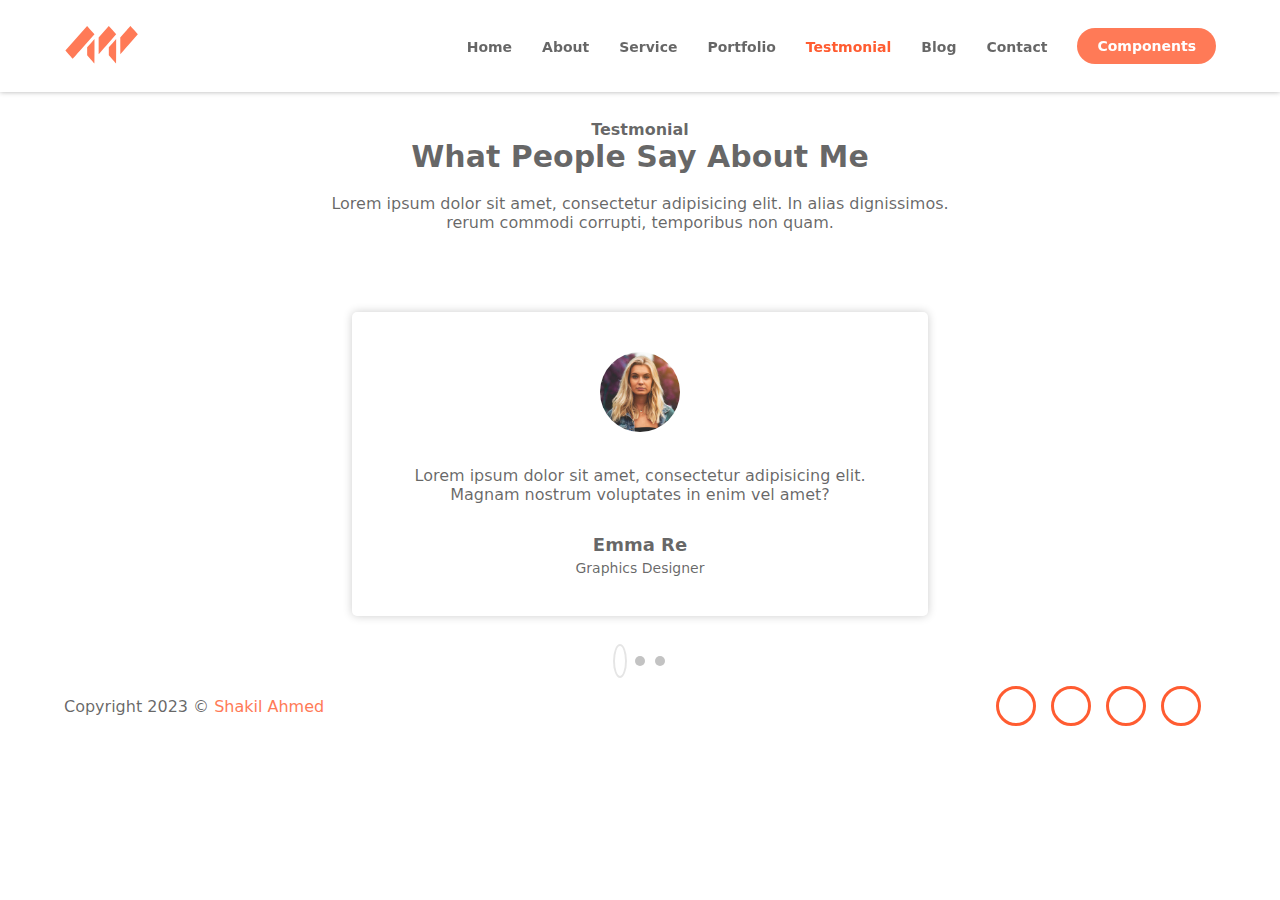
<file: testmonial.html>
<!DOCTYPE html>
<html lang="en">
<head>
    <meta charset="UTF-8">
    <meta http-equiv="X-UA-Compatible" content="IE=edge">
    <meta name="viewport" content="width=device-width, initial-scale=1.0">
    <title>Portfolio Website</title>
    <link rel="stylesheet" href="https://cdnjs.cloudflare.com/ajax/libs/font-awesome/6.4.0/css/all.min.css" integrity="sha512-iecdLmaskl7CVkqkXNQ/ZH/XLlvWZOJyj7Yy7tcenmpD1ypASozpmT/E0iPtmFIB46ZmdtAc9eNBvH0H/ZpiBw==" crossorigin="anonymous" referrerpolicy="no-referrer" />
    <link rel="stylesheet" href="./style.css">
</head>
<body>
    <div class="header">
        <div class="container">
            <nav class="navbar">
                <div class="logo">
                    <img src="./img/logo.svg" alt="">
                </div>
                <input type="checkbox" name="" id="toggle" hidden>
                <label for="toggle" class="toggle_bar">
                    <span></span>
                    <span></span>
                    <span></span>
                </label>
                <ul class="menu">
                    <li><a href="./index.html">Home</a></li>
                    <li><a href="./about.html">About</a></li>
                    <li><a href="./service.html">Service</a></li>
                    <li><a href="./portfolio.html">Portfolio</a></li>
                    <li><a href="" class="active">Testmonial</a></li>
                    <li><a href="./blog.html">Blog</a></li>
                    <li><a href="./contact.html">Contact</a></li>
                    <li><a href="" class="primary_btn">Components</a></li>
                </ul>
            </nav>
        </div>
    </div>
    <section class="testmonial">
        <div class="container">
            <div class="section_headline">
                <h2>Testmonial</h2>
                <h1>What People Say About Me</h1>
                <p>
                    Lorem ipsum dolor sit amet, consectetur adipisicing elit. In alias dignissimos. <br>
                    rerum commodi corrupti, temporibus non quam.
                </p>
            </div>
            <div class="testmonial_block">
                <div class="testmonial_card">
                    <img src="./img/avatar-1.jpg" alt="">
                    <p>
                        Lorem ipsum dolor sit amet, consectetur adipisicing elit. Magnam nostrum voluptates in enim vel amet?
                    </p>
                    <h1>Emma Re</h1>
                    <h2>Graphics Designer</h2>
                </div>
                <div class="sliders">
                    <span></span>
                    <span></span>
                    <span></span>
                </div>
            </div>
        </div>
    </section>
    <section class="copyright">
        <div class="container">
            <div class="inside">
                <p>Copyright 2023 &copy; <span>Shakil Ahmed</span></p>
                <div class="social_menu">
                    <a href=""><i class="fa-brands fa-facebook-f"></i></a>
                    <a href=""><i class="fa-brands fa-instagram"></i></a>
                    <a href=""><i class="fa-brands fa-linkedin-in"></i></a>
                    <a href=""><i class="fa-brands fa-twitter"></i></a>
                </div>
            </div>
        </div>
    </section>
</body>
</html>
</file>
<file: style.css>
*{
    margin: 0;
    padding: 0;
    box-sizing: border-box;
    list-style: none;
    text-decoration: none;
    font-family: system-ui, -apple-system, BlinkMacSystemFont, 'Segoe UI', Roboto, Oxygen, Ubuntu, Cantarell, 'Open Sans', 'Helvetica Neue', sans-serif;
}
img{
    max-width: 100%;
}
a{
    display: inline-block;
}
.container{
    width: 100%;
    max-width: 90%;
    margin-inline: auto;
}
:root{
    --highlight_color: #ff5c31;
    --highlight_color_opacity: #ff7a57;
    --black_color: #000;
    --black_color_opacity: rgba(0, 0, 0, 0.6);
}
.d_flex{
    display: flex;
    flex-wrap: wrap;
}
.d_flex_block{
    display: flex;
    flex-wrap: wrap;
    margin-inline: -20px;
}
/* buttons style start */

.primary_btn, .secondary_btn{
    padding: 10px 20px;
    background-color: var(--highlight_color_opacity);
    border-radius: 20px;
    font-weight: 700;
    font-size: 14px;
    color: white!important;
    transition: .3s ease;
}
.primary_btn:hover{
    background-color: var(--highlight_color);
}
.secondary_btn{
    background-color: var(--black_color_opacity);
}
.secondary_btn:hover{
    background-color: var(--black_color);
}

/* buttons style end */
/* header part start */

.header{
    position: fixed;
    z-index: 999;
    width: 100%;
    padding: 20px 0;
    background-color: white;
    box-shadow: 0px 0px 5px rgba(0, 0, 0, 0.3);
}
.navbar{
    display: flex;
    justify-content: space-between;
    align-items: center;
}
.logo img{
    width: 75px;
    cursor: pointer;
}
.menu{
    display: flex;
    align-items: center;
}
.menu li{
    margin-left: 30px;
}
.menu li a{
    color: var(--black_color_opacity);
    font-weight: 700;
    font-size: 14px;
    transition: .3s ease;
}
.menu li a:hover{
    color: var(--black_color);
}
.menu li a.active{
    color: var(--highlight_color);
}
/* header part end */

/* hero section start */

.hero{
    height: 100vh;
    width: 100%;
    position: relative;
    border-bottom: 1px solid rgba(0, 0, 0, 0.1);
}
.hero .container{
    height: 100%;
}
.hero_block{
    height: 100%;
    display: flex;
    align-items: center;
    overflow: hidden;
}
.hero_content{
    width: 50%;
}
.hero_img{
    width: 50%;
    height: 100%;
}
.hero_img img{
    width: 100%;
    height: 115%;
    display: block;
}
.hero_content h2{
    font-size: 2rem;
    color: var(--black_color_opacity);
}
.hero_content h1{
    font-size: 5rem;
    color: var(--black_color_opacity);
}
.hero_content p{
    font-size: 22px;
    color: var(--black_color_opacity);
    margin: 0 0 30px;
}
.hero_content .social_menu{
    margin-top: 20px;
}
/* social menu style start */

.social_menu{
    display: flex;
}
.social_menu a{
    margin-right: 15px;
    height: 40px;
    width: 40px;
    text-align: center;
    line-height: 34px;
    font-size: 20px;
    color: var(--highlight_color);
    border-radius: 50%;
    border: 3px solid var(--highlight_color);
    transition: .3s ease;
}
.social_menu a:hover{
    background-color: var(--highlight_color);
    color: white;
}

/* social menu style end */
/* hero section end */
/* about section design start */
.about{
    padding: 120px 0 0;
    position: relative;
}
.about_block{
    margin-top: 40px;
}
.about_img{
    width: 30%;
    padding-right: 50px;
}
.about_img img{
    display: block;
    outline-offset: 5px;
    border-radius: 3px;
    outline: 1px solid rgba(0, 0, 0, 0.2);
}
.about_content{
    width: 70%;
    color: var(--black_color_opacity);
}
.about_content h1{
    font-size: 30px;
}
.about_content h2{
    font-size: 18px;
    font-weight: 500;
    margin: 0 0 20px;
}
.about_content p{
    margin-bottom: 20px;
}
/* widget section start */
.widget{
    position: absolute;
    top: 0;
    left: 50%;
    transform: translate(-50%, -50%);
    width: 50%;
    margin-inline: auto;
    display: flex;
    align-items: center;
    background-color: white;
    border-radius: 100px;
    padding: 20px 40px;
    box-shadow: 0 0 15px rgba(0, 0, 0, 0.15);
}
.widget_item{
    width: 33.33%;
    text-align: center;
    color: var(--black_color_opacity);
}
.widget_item span{
    font-size: 30px;
    font-weight: 700;
}
.widget_item:nth-child(2){
    border-left: 1px solid rgba(0, 0, 0, 0.2);
    border-right: 1px solid rgba(0, 0, 0, 0.2);
}
/* widget section end */
/* about section design end */

/* service section design start */

.service{
    padding: 120px 0 0;
}
.service_block{
    margin-top: 80px;
}
.service_card{
    width: 25%;
    padding-inline: 20px;
}
.service_card .inside{
    box-shadow: 0 0 5px rgba(0, 0, 0, 0.3);
    padding: 80px 0;
    text-align: center;
    color: var(--black_color_opacity);
    transition: .3s ease;
    user-select: none;
}
.service_card .inside h1{
    font-weight: 500;
    font-size: 22px;
}
.service_card .inside i{
    color: var(--highlight_color);
    font-size: 35px;
    margin-bottom: 15px;
}
.service_card .inside:hover{
    background-color: var(--highlight_color);
    color: white;
}
.service_card .inside:hover i{
    color: white;
}

/* sections headline style start */
.section_headline{
    text-align: center;
    color: var(--black_color_opacity);
}
.section_headline h2{
    font-size: 16px;
    font-weight: 600;
}
.section_headline h1{
    font-weight: 600;
    font-size: 30px;
    margin-bottom: 20px;
}

/* sections headline style end */
/* service section design end */

/* skill section design start */

.skill{
    padding: 120px 0 0;
}
.skill_block{
    margin-top: 80px;
}
.skill_card{
    padding-inline: 20px;
    width: 50%;
    margin-bottom: 40px;
}
.skill_card .inside h1{
    font-size: 16px;
    color: var(--black_color_opacity);
    font-weight: 600;
}
.progress_bar{
    width: 100%;
    background-color: rgba(0, 0, 0, 0.1);
    height: 4px;
    margin-top: 10px;
    border-radius: 5px;
}
.progress_bar .progress{
    width: 90%;
    background-color: var(--highlight_color);
    height: 100%;
    border-radius: 5px;
}
.skill_card:nth-child(2) .progress_bar .progress{
    width: 85%;
}
.skill_card:nth-child(3) .progress_bar .progress{
    width: 95%;
}

/* skill section design end */
/* portfolio section design start */
.portfolio{
    padding: 120px 0 0;
}
.portfolio_block{
    margin-top: 80px;
}
.portfolio_card{
    width: 33.33%;
    padding-inline: 20px;
}
.portfolio_card .inside{
    margin-bottom: 40px;
    position: relative;
    overflow: hidden;
}
.portfolio_card .inside .portfolio_content{
    position: absolute;
    top: 0;
    left: 0;
    width: 100%;
    height: 100%;
    display: flex;
    flex-direction: column;
    justify-content: center;
    align-items: center;
    color: white;
    transform: translateY(-100%);
    background-color: rgba(255, 94, 49, 0.4);
    transition: .3s ease;
}
.portfolio_card .inside:hover .portfolio_content{
    transform: translateY(0);
}
.portfolio_content h1{
    font-size: 20px;
    font-weight: 600;
    margin-bottom: 10px;
}
.portfolio_links a{
    color: white;
    border: 2px solid white;
    height: 40px;
    width: 40px;
    font-size: 20px;
    line-height: 36px;
    text-align: center;
    border-radius: 50%;
    margin-inline: 5px;
    transition: .3s ease;
}
.portfolio_links a:hover{
    background-color: white;
    color: var(--highlight_color);
}
/* portfolio section design end */
/* testmonial section desgin start */
.testmonial{
    padding: 120px 0 0;
}
.testmonial_block{
    margin-top: 80px;
}
.testmonial_card{
    width: 50%;
    margin-inline: auto;
    padding: 40px;
    background-color: white;
    box-shadow: 0 0 10px rgba(0, 0, 0, 0.2);
    border-radius: 5px;
    text-align: center;
    color: var(--black_color_opacity);
    margin-bottom: 40px;
}
.testmonial_card img{
    height: 80px;
    width: 80px;
    border-radius: 50%;
    margin-bottom: 30px;
}
.testmonial_card h1{
    font-size: 18px;
    font-weight: 600;
    margin: 30px 0 5px;
}
.testmonial_card h2{
    font-size: 14px;
    font-weight: 500;
}
.sliders{
    width: 50px;
    height: 10px;
    /* background-color: aqua; */
    margin-inline: auto;
    display: flex;
    justify-content: space-between;
    align-items: center;
}
.sliders span{
    width: 10px;
    height: 10px;
    border-radius: 50%;
    background-color: #c3c3c3;
    cursor: pointer;
}
.sliders span:first-child{
    background-color: white;
    height: 30px;
    box-shadow: 0 0 0 2px rgba(0, 0, 0, 0.1);
}
/* testmonial section desgin end */
/* blog section desgin start */
.blog{
    padding: 120px 0 0;
}
.blog_block{
    margin-top: 80px;
}
.blog_card{
    width: 33.33%;
    padding-inline: 20px;
}
.blog_card .inside{
    background-color: white;
    box-shadow: 0 0 10px rgba(0, 0, 0, 0.2);
    border-radius: 5px;
    overflow: hidden;
}
.blog_content{
    padding: 20px;
    color: var(--black_color_opacity);
}
.blog_content h1{
    font-size: 18px;
    font-weight: 600;
    margin-bottom: 10px;
}
.blog_content .updates a{
    color: var(--black_color_opacity);
    margin-right: 20px;
    border-bottom: 1.5px solid transparent;
}
.blog_content .updates a span{
    margin-left: 5px;
}
.blog_content .updates a:hover{
    border-color: rgba(0, 0, 0, 0.2);
}
.blog_content p{
    margin: 10px 0;
}
.blog_content > a{
    color: var(--highlight_color_opacity);
}
.blog_content > a:hover{
    color: var(--highlight_color);
    text-decoration: underline;
}
.hire_me{
    margin-top: 100px;
    padding: 30px 20px;
    background-color: var(--highlight_color_opacity);
    border-radius: 8px;
    color: white;
    display: flex;
    flex-wrap: wrap;
    align-items: center;
    justify-content: space-between;
}
.left_side h1{
    font-size: 22px;
    font-weight: 600;
    margin-bottom: 10px;
}
.hire_me .btn{
    padding: 10px 15px;
    background-color: rgb(241, 241, 241);
    border-radius: 30px;
    font-size: 14px;
    font-weight: 600;
    color: var(--black_color);
    transition: .3s ease;
}
.hire_me .btn:hover{
    background-color: #c3c3c3;
}
/* blog section desgin end */
/* contact section desgin start */
.contact{
    padding: 120px 0;
}
.contact_block{
    margin-top: 80px;
    box-shadow: 0 0 10px rgba(0, 0, 0, 0.2);
    align-items: center;
}
.contact_form{
    width: 55%;
    padding: 40px 30px;
    color: var(--black_color_opacity);
    border-right: 1px solid rgba(0, 0, 0, 0.15);
}
.contact_form h1{
    font-size: 26px;
    font-weight: 600;
    margin: 0 0 20px;
}
.contact_form h2{
    font-size: 16px;
    font-weight: 600;
}
.address{
    width: 45%;
    padding: 0 30px;
}
.contact_form input{
    display: block;
    width: 100%;
    padding: 10px;
    font-size: 16px;
    margin-bottom: 15px;
    border: 1px solid rgba(0, 0, 0, 0.15);
    outline: none;
    border-radius: 8px;
}
.contact_form textarea{
    display: block;
    width: 100%;
    padding: 10px;
    font-size: 16px;
    margin-bottom: 15px;
    border: 1px solid rgba(0, 0, 0, 0.15);
    outline: none;
    border-radius: 8px;
    height: 150px;
    resize: vertical;
}
.contact_form input[type="submit"]{
    background-color: var(--highlight_color_opacity);
    border: none;
    border-radius: 30px;
    font-size: 14px;
    font-weight: 700;
    color: white;
    cursor: pointer;
    transition: .3s ease;
}
.contact_form input[type="submit"]:hover{
    background-color: var(--highlight_color);
}
.address_items{
    margin-bottom: 20px;
    color: var(--black_color_opacity);
    border-bottom: 1px solid rgba(0, 0, 0, 0.15);
    display: flex;
}
.address_items h1{
    font-size: 20px;
    font-weight: 600;
}
.address_items p{
    margin: 8px 0;
}
.address_items i{
    height: 40px;
    width: 40px;
    border-radius: 50%;
    border: 1px solid var(--highlight_color);
    font-size: 18px;
    color: var(--highlight_color);
    line-height: 38px;
    text-align: center;
    margin-right: 20px;
}
/* contact section desgin end */
/* copyright section desgin start */
.copyright{
    padding: 20px 0;
}
.copyright .inside{
    display: flex;
    align-items: center;
    justify-content: space-between;
    color: var(--black_color_opacity);
}
.copyright span{
    color: var(--highlight_color_opacity);
}
.copyright span:hover{
    text-decoration: underline;
    color: var(--highlight_color);
    cursor: pointer;
}
/* copyright section desgin end */

/* mobile responsive */
@media (max-width: 575px) {
    .container{
        max-width: 100%;
        padding-inline: 20px;
    }
    .menu{
        display: none;
    }
    .toggle_bar{
        height: 25px;
        width: 30px;
        position: relative;
        cursor: pointer;
        display: block;
    }
    .toggle_bar span{
        position: absolute;
        left: 0;
        width: 100%;
        height: 5px;background-color: var(--black_color_opacity);
        border-radius: 2px;
    }
    .toggle_bar span:nth-child(1){
        top: 0;
    }
    .toggle_bar span:nth-child(2){
        top: 50%;
        transform: translateY(-50%);
    }
    .toggle_bar span:nth-child(3){
        bottom: 0;
    }
    .toggle_bar:hover span{
        background-color: var(--black_color);
    }
    #toggle:checked ~ .menu{
        display: block;
        position: absolute;
        z-index: 10;
        top: 100%;
        background-color: var(--highlight_color_opacity);
        width: 100%;
        left: 0;
        text-align: center;
    }
    .menu li{
        margin: 20px 0;
    }
    .menu li a{
        color: white;
        user-select: none;
    }
    .menu .primary_btn{
        background-color: var(--black_color);
    }
    .hero{
        padding-top: 120px;
        position: relative;
        height: auto;
        border-bottom: none;
    }
    .hero_content{
        width: 100%;
        height: auto;
    }
    .hero_content h1{
        font-size: 40px;
    }
    .hero_content h2{
        font-size: 22px;
    }
    .hero_content p{
        font-size: 18px;
    }
    .hero_img{
        width: 100%;
        position: absolute;
        right: 0;
        z-index: -1;
        height: auto;
    }
    .hero_img img{
        width: 60%;
        display: block;
        margin-left: auto;
    }
    .widget{
        width: 100%;
        position: relative;
    }
    .widget_item span{
        font-size: 22px;
    }
    .widget_item p{
        font-size: 12px;
    }
    .about_img{
        width: 100%;
        padding: 0;
        margin-bottom: 20px;
    }
    .about_content{
        width: 100%;
        text-align: justify;
    }
    .section_headline br{
        display: none;
    }
    .service_card{
        width: 100%;
        margin-bottom: 20px;
    }
    .skill_card{
        width: 100%;
    }
    .portfolio_card{
        width: 100%;
    }
    .testmonial_card{
        width: 100%;
    }
    .blog_card{
        width: 100%;
        margin-bottom: 20px;
    }
    .hire_me{
        justify-content: center;
    }
    .hire_me .left_side{
        text-align: center;
        width: 100%;
        margin-bottom: 20px;
    }
    .contact_form{
        width: 100%;
        order: 1;
    }
    .address{
        width: 100%;
        padding-top: 40px;
    }
    .copyright .inside{
        flex-wrap: wrap;
        justify-content: center;
    }
    .copyright p{
        order: 1;
        width: 100%;
        text-align: center;
        margin-top: 20px;
    }
    .copyright .social_menu a{
        margin-inline: 10px;
    }
}
/* mobile responsive end */
</file>
